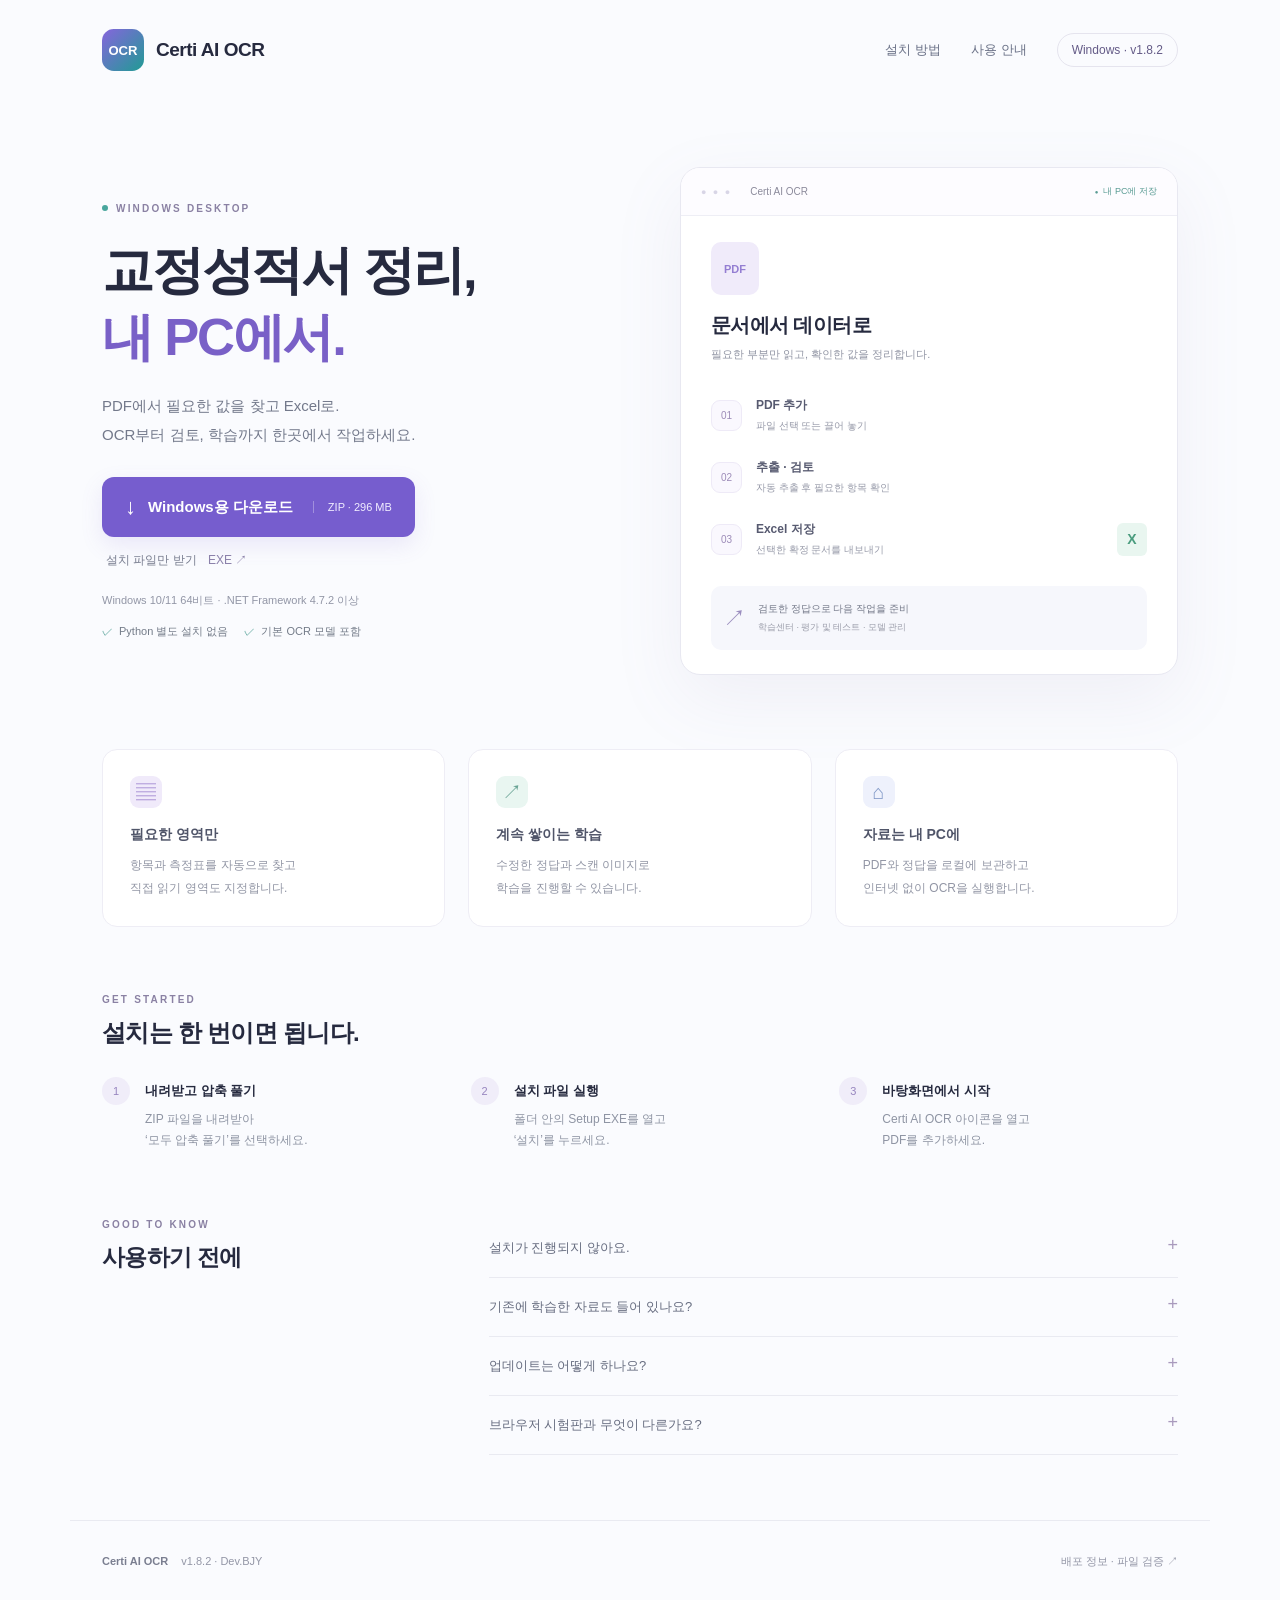
<file: index.html>
<!doctype html>
<html lang="ko">
<head>
<meta charset="utf-8"><meta name="viewport" content="width=device-width, initial-scale=1">
<meta name="description" content="Certi AI OCR Windows 설치형. 교정성적서 PDF 추출, 검토, Excel 저장과 학습센터를 내 PC에서 사용하세요.">
<meta name="theme-color" content="#755bd5"><title>Certi AI OCR v1.8.2 · 다운로드</title>
<link rel="icon" href="./icon.svg" type="image/svg+xml"><link rel="stylesheet" href="./download.css">
</head>
<body>
<a class="skip" href="#download">다운로드로 이동</a>
<header class="header wrap"><a class="brand" href="./"><img src="./icon.svg" width="42" height="42" alt=""><span>Certi AI OCR</span></a><nav aria-label="주 메뉴"><a href="#how">설치 방법</a><a href="#help">사용 안내</a><span class="version">Windows · v1.8.2</span></nav></header>
<main class="wrap">
<section class="hero" id="download" aria-labelledby="title">
<div class="intro"><span class="eyebrow"><span class="dot"></span> WINDOWS DESKTOP</span><h1 id="title">교정성적서 정리,<br><em>내 PC에서.</em></h1><p class="lead">PDF에서 필요한 값을 찾고 Excel로.<br>OCR부터 검토, 학습까지 한곳에서 작업하세요.</p>
<div class="actions"><a class="primary" href="https://github.com/realbjy/certi-ai-ocr-web/releases/download/v1.8.2/Certi-AI-OCR-Setup-v1.8.2.zip"><span aria-hidden="true">↓</span> Windows용 다운로드 <small>ZIP · 296 MB</small></a><a class="exe" href="https://github.com/realbjy/certi-ai-ocr-web/releases/download/v1.8.2/Certi-AI-OCR-Setup-v1.8.2.exe">설치 파일만 받기 <span>EXE ↗</span></a></div>
<p class="requirements">Windows 10/11 64비트 · .NET Framework 4.7.2 이상</p><div class="benefits"><span>Python 별도 설치 없음</span><span>기본 OCR 모델 포함</span></div></div>
<aside class="workflow" aria-labelledby="workflow-title"><div class="workflow-top"><span class="window-dots" aria-hidden="true">● ● ●</span><span>Certi AI OCR</span><span class="local">내 PC에 저장</span></div><div class="workflow-body"><div class="file-icon" aria-hidden="true">PDF</div><h2 id="workflow-title">문서에서 데이터로</h2><p>필요한 부분만 읽고, 확인한 값을 정리합니다.</p><ol class="flow"><li><span class="step-icon" aria-hidden="true">01</span><div><strong>PDF 추가</strong><span>파일 선택 또는 끌어 놓기</span></div></li><li><span class="step-icon" aria-hidden="true">02</span><div><strong>추출 · 검토</strong><span>자동 추출 후 필요한 항목 확인</span></div></li><li><span class="step-icon" aria-hidden="true">03</span><div><strong>Excel 저장</strong><span>선택한 확정 문서를 내보내기</span></div><span class="excel-icon" aria-hidden="true">X</span></li></ol><div class="learning-note"><span aria-hidden="true">↗</span><div><strong>검토한 정답으로 다음 작업을 준비</strong><span>학습센터 · 평가 및 테스트 · 모델 관리</span></div></div></div></aside>
</section>
<section class="features" aria-label="주요 기능"><article><span class="feature-icon" aria-hidden="true">▤</span><h2>필요한 영역만</h2><p>항목과 측정표를 자동으로 찾고<br>직접 읽기 영역도 지정합니다.</p></article><article><span class="feature-icon teal" aria-hidden="true">↗</span><h2>계속 쌓이는 학습</h2><p>수정한 정답과 스캔 이미지로<br>학습을 진행할 수 있습니다.</p></article><article><span class="feature-icon blue" aria-hidden="true">⌂</span><h2>자료는 내 PC에</h2><p>PDF와 정답을 로컬에 보관하고<br>인터넷 없이 OCR을 실행합니다.</p></article></section>
<section class="install" id="how" aria-labelledby="install-title"><div class="section-label"><span class="eyebrow">GET STARTED</span><h2 id="install-title">설치는 한 번이면 됩니다.</h2></div><ol class="install-steps"><li><span>1</span><div><h3>내려받고 압축 풀기</h3><p>ZIP 파일을 내려받아<br>‘모두 압축 풀기’를 선택하세요.</p></div></li><li><span>2</span><div><h3>설치 파일 실행</h3><p>폴더 안의 Setup EXE를 열고<br>‘설치’를 누르세요.</p></div></li><li><span>3</span><div><h3>바탕화면에서 시작</h3><p>Certi AI OCR 아이콘을 열고<br>PDF를 추가하세요.</p></div></li></ol></section>
<section class="help" id="help" aria-labelledby="help-title"><div class="section-label"><span class="eyebrow">GOOD TO KNOW</span><h2 id="help-title">사용하기 전에</h2></div><div class="faq">
<details><summary>설치가 진행되지 않아요.</summary><p>압축을 먼저 모두 풀어 주세요. ZIP에 포함된 <strong>설치확인.html</strong>을 열면 설치 파일의 손상 여부를 확인할 수 있습니다. 이 설치 파일은 코드 서명이 없으며, 회사 보안 정책으로 실행이 차단되면 IT 담당자의 승인 절차가 필요합니다.</p></details>
<details><summary>기존에 학습한 자료도 들어 있나요?</summary><p>기본 OCR 모델과 학습 기능이 포함됩니다. 개인 PDF·정답·개인 학습 모델은 포함하지 않으며, 각 PC에서 자료를 쌓고 학습합니다. 따라서 개인 모델을 사용하던 PC와 신규 설치 PC의 결과는 다를 수 있습니다.</p></details>
<details><summary>업데이트는 어떻게 하나요?</summary><p>시계 옆 프로그램 아이콘에서 종료한 뒤, 새 버전의 설치 파일을 받아 설치하세요. 기존 문서와 학습 자료는 유지됩니다. 중요한 자료는 업데이트 전에 백업해 주세요.</p></details>
<details><summary>브라우저 시험판과 무엇이 다른가요?</summary><p>설치형은 기존 PC용 OCR 처리와 학습 기능을 사용합니다. 브라우저 시험판은 별도 OCR 엔진과 간소화된 추출 규칙을 사용하며 개인 학습 모델은 적용되지 않습니다. 문서에 따라 정확도가 다르므로 추출 결과를 원본과 확인하세요.</p><a href="./browser.html">브라우저 시험판 열기 ↗</a></details>
</div></section>
</main>
<footer class="wrap footer"><span><strong>Certi AI OCR</strong> <span>v1.8.2 · Dev.BJY</span></span><a href="https://github.com/realbjy/certi-ai-ocr-web/releases/tag/v1.8.2">배포 정보 · 파일 검증 ↗</a></footer>
</body></html>
</file>
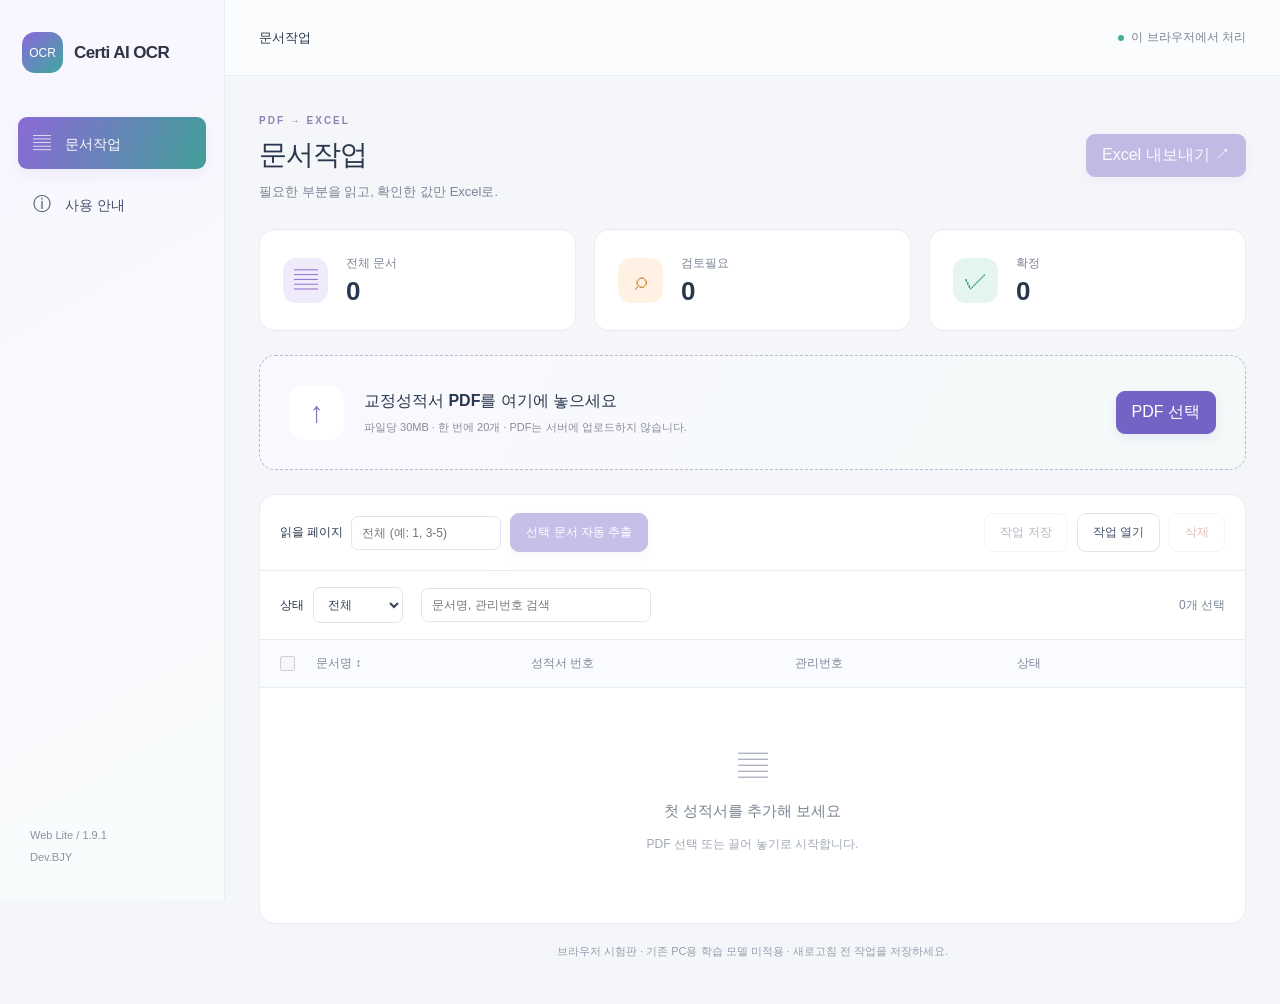
<file: browser.html>
<!doctype html>
<html lang="ko"><head><meta charset="utf-8"><meta name="viewport" content="width=device-width,initial-scale=1"><meta name="referrer" content="no-referrer"><meta name="description" content="설치 없이 브라우저에서 교정성적서 PDF를 읽고 Excel로 정리하세요."><title>Certi AI OCR · Web Lite 1.9.1</title><link rel="icon" href="./icon.svg" type="image/svg+xml"><link rel="stylesheet" href="./style.css"><script type="module" src="./app.mjs"></script></head>
<body>
<aside><a class="brand" href="./"><span class="mark">OCR</span><strong>Certi AI OCR</strong></a><nav aria-label="주 메뉴"><button class="nav active" id="navWork"><span>▤</span> 문서작업</button><button class="nav" id="navHelp"><span>ⓘ</span> 사용 안내</button></nav><footer>Web Lite / 1.9.1<br><span>Dev.BJY</span></footer></aside>
<div class="main"><header><strong id="crumb">문서작업</strong><span class="local"><i></i> 이 브라우저에서 처리</span></header><main>
<section id="workView"><div class="heading"><div><span class="eyebrow">PDF → EXCEL</span><h1>문서작업</h1><p>필요한 부분을 읽고, 확인한 값만 Excel로.</p></div><button id="export" class="primary" disabled>Excel 내보내기 ↗</button></div>
<div class="stats"><article><span class="stat-icon purple">▤</span><div><small>전체 문서</small><strong id="total">0</strong></div></article><article><span class="stat-icon orange">⌕</span><div><small>검토필요</small><strong id="reviewCount">0</strong></div></article><article><span class="stat-icon green">✓</span><div><small>확정</small><strong id="confirmedCount">0</strong></div></article></div>
<div class="dropzone" id="drop"><span class="upload-icon">↑</span><div><h2>교정성적서 PDF를 여기에 놓으세요</h2><p>파일당 30MB · 한 번에 20개 · PDF는 서버에 업로드하지 않습니다.</p></div><button id="choose" class="primary">PDF 선택</button><input id="files" type="file" accept=".pdf,application/pdf" multiple hidden></div>
<div class="card"><div class="toolbar"><label class="field-inline">읽을 페이지 <input id="pages" placeholder="전체 (예: 1, 3-5)" aria-label="읽을 페이지"></label><button id="extract" class="primary" disabled>선택 문서 자동 추출</button><button id="cancel" hidden>현재 페이지 후 중단</button><span class="spacer"></span><button id="save" disabled>작업 저장</button><button id="restore">작업 열기</button><input id="project" type="file" accept=".json" hidden><button id="remove" class="danger" disabled>삭제</button></div>
<div id="progressBox" hidden><div><span id="progressText" role="status" aria-live="polite"></span><span id="progressNumber"></span></div><progress id="progress" max="100" value="0"></progress></div>
<div class="filters"><label>상태 <select id="status"><option value="all">전체</option><option value="pending">대기</option><option value="review">검토필요</option><option value="confirmed">확정</option><option value="error">오류</option></select></label><input id="search" type="search" placeholder="문서명, 관리번호 검색" aria-label="문서 검색"><span id="selectionCount">0개 선택</span></div>
<div class="table-wrap"><table><thead><tr><th><input id="all" type="checkbox" aria-label="표시된 문서 모두 선택"></th><th><button id="sortName" class="sort">문서명 ↕</button></th><th>성적서 번호</th><th>관리번호</th><th>상태</th><th></th></tr></thead><tbody id="documents"></tbody></table><div id="empty" class="empty"><span>▤</span><h3>첫 성적서를 추가해 보세요</h3><p>PDF 선택 또는 끌어 놓기로 시작합니다.</p></div></div>
</div><p class="footnote">브라우저 시험판 · 기존 PC용 학습 모델 미적용 · 새로고침 전 작업을 저장하세요.</p></section>
<section id="helpView" hidden><div class="heading"><div><span class="eyebrow">QUICK GUIDE</span><h1>사용 안내</h1><p>설치와 로그인 없이 사용할 수 있습니다.</p></div></div><div class="card help"><h2>PDF에서 Excel까지</h2><ol><li><b>PDF 선택</b>으로 문서를 추가합니다.</li><li>문서와 읽을 페이지를 선택한 뒤 <b>자동 추출</b>을 누릅니다.</li><li><b>검토</b>에서 원본과 값을 확인합니다. 누락된 항목은 PDF 위에 영역을 그려 다시 읽을 수 있습니다.</li><li><b>결과 확정</b> 후 원하는 문서만 선택해 <b>Excel 내보내기</b>를 누릅니다.</li></ol><h2>자료는 어디에 보관되나요?</h2><p>PDF와 추출값은 현재 브라우저 메모리에서 처리합니다. 서버로 전송하는 기능은 없습니다. 새로고침하거나 탭을 닫으면 사라집니다. <b>작업 저장</b>은 수정값과 영역을 JSON 파일로 저장합니다. 다시 열 때 원본 PDF도 추가해 주세요.</p><h2>PC용 프로그램과의 차이</h2><p>이 버전은 PDF.js와 Tesseract.js를 사용하는 브라우저 시험판입니다. 기존 EasyOCR·학습 모델, 자동 확정, 글꼴 학습, 계정 간 동기화는 포함하지 않습니다. 인식률은 PDF와 PC 성능에 따라 달라지며, 측정 결과는 원본과 비교해 확정하세요.</p><h2>빠르게 사용하려면</h2><p>텍스트 PDF는 문자를 바로 읽고, 스캔 페이지에만 OCR을 실행합니다. 필요한 페이지만 지정하거나 한 항목의 영역만 읽으면 작업량을 줄일 수 있습니다. OCR 엔진과 언어 자료는 처음 사용할 때 내려받습니다.</p><h2>인터넷 연결</h2><p>화면은 GitHub Pages에 게시할 수 있습니다. 인식 엔진·한국어/영어 자료·Excel 모듈은 CDN에서 불러옵니다. 네트워크 정책으로 차단된 경우 엔진을 읽을 수 없다는 오류가 표시됩니다. GitHub와 CDN은 파일 다운로드 접속 기록을 남길 수 있습니다.</p><p><a href="https://mozilla.github.io/pdf.js/" target="_blank" rel="noopener noreferrer">PDF.js</a> · <a href="https://github.com/naptha/tesseract.js" target="_blank" rel="noopener noreferrer">Tesseract.js</a> · <a href="https://docs.sheetjs.com/" target="_blank" rel="noopener noreferrer">SheetJS CE</a></p></div></section>
</main></div>
<dialog id="review"><div class="dialog-head"><div><span class="eyebrow">문서 검토</span><h2 id="reviewName"></h2></div><button id="closeReview" aria-label="검토 닫기">×</button></div><div class="review-layout"><div class="preview"><div class="preview-toolbar"><button id="prev" aria-label="이전 페이지">←</button><span id="pageInfo"></span><button id="next" aria-label="다음 페이지">→</button><span class="spacer"></span><label>항목 <select id="regionField"></select></label></div><div class="canvas-scroll"><div id="canvasStage"><canvas id="canvas"></canvas><div id="regionBox" hidden></div></div><p id="missingPdf" hidden>원본 PDF를 다시 추가하면 미리보기를 사용할 수 있습니다.</p></div><div class="region-actions"><span id="regionHint">PDF 위에 읽을 영역을 그리세요.</span><button id="readRegion" disabled>선택 영역 OCR</button></div></div><form id="reviewForm"><div class="form-scroll"><div class="section-title"><h3>추출 항목</h3><span id="idBadge" class="badge"></span></div><div id="fields" class="fields"></div><div class="section-title"><h3>측정점 + 측정값</h3><button id="addRow" type="button">+ 행 추가</button></div><div class="measurement-scroll"><table class="measurements"><thead><tr><th>측정점</th><th>측정값</th><th>단위</th><th>구분</th><th></th></tr></thead><tbody id="measurements"></tbody></table></div><details><summary>읽은 원문</summary><pre id="raw"></pre></details></div><div class="form-actions"><button type="button" id="saveDraft">수정 저장</button><button class="primary" type="submit">결과 확정</button></div></form></div></dialog>
<div id="toast" role="status" aria-live="polite" hidden></div><noscript>JavaScript를 사용할 수 있는 브라우저에서 열어 주세요.</noscript></body></html>
</file>
<file: download.css>
*{box-sizing:border-box}html{scroll-behavior:smooth;scroll-padding-top:32px}body{margin:0;background:#fafbfe;color:#262a3f;font-family:"Segoe UI","Malgun Gothic",Arial,sans-serif;-webkit-font-smoothing:antialiased}a{color:inherit;text-decoration:none}a:focus-visible,summary:focus-visible{outline:3px solid #755bd5;outline-offset:5px;border-radius:5px}.wrap{max-width:1140px;margin:auto;padding-inline:32px}.skip{position:absolute;top:-100px;left:24px;z-index:5;background:#fff;padding:12px}.skip:focus{top:12px}.header{display:flex;align-items:center;justify-content:space-between;height:100px}.brand{display:flex;align-items:center;gap:12px;font-size:19px;font-weight:750;letter-spacing:-.5px}.header nav{display:flex;align-items:center;gap:30px;font-size:13px;color:#697086}.version{border:1px solid #e5e4ee;border-radius:24px;padding:9px 14px;color:#645b87;font-size:12px}.hero{display:grid;grid-template-columns:1.05fr 1fr;gap:55px;align-items:center;padding:67px 0 74px}.eyebrow{font-size:10px;letter-spacing:2.2px;font-weight:750;color:#8a81a3;display:flex;align-items:center;gap:8px}.dot{height:6px;width:6px;border-radius:50%;background:#49a69d}h1{font-size:clamp(38px,4.1vw,53px);line-height:1.28;letter-spacing:-2.2px;margin:22px 0;font-weight:800}h1 em{font-style:normal;color:#7960c7}.lead{font-size:15px;line-height:1.9;color:#73798b;margin:0 0 28px}.actions{display:flex;align-items:flex-start;flex-direction:column;gap:15px}.primary{display:inline-flex;align-items:center;gap:12px;background:#765dce;color:#fff;border-radius:12px;padding:19px 23px;font-weight:650;font-size:15px;box-shadow:0 8px 22px #765dce20;transition:background .15s,transform .15s}.primary:hover{background:#654dc0;transform:translateY(-1px)}.primary>span{font-size:22px;line-height:1}.primary small{border-left:1px solid #ffffff50;margin-left:8px;padding-left:14px;font-size:11px;font-weight:400;color:#f1edff}.exe{font-size:12px;color:#777c8e;margin-left:4px}.exe span{margin-left:8px;color:#8b81aa}.exe:hover{text-decoration:underline}.requirements{font-size:11px;color:#9296a6;margin:24px 0 16px}.benefits{display:flex;gap:16px;color:#737b88;font-size:11px}.benefits span:before{content:"✓";color:#499b91;margin-right:6px}.workflow{background:white;border:1px solid #e8e8f1;border-radius:20px;box-shadow:0 24px 70px #8b7dab18;overflow:hidden}.workflow-top{display:flex;align-items:center;gap:18px;border-bottom:1px solid #eeeef5;padding:17px 20px;font-size:10px;color:#8b8a9b;background:#fdfcff}.window-dots{letter-spacing:2px;color:#d8d5e6;font-size:9px}.local{margin-left:auto;color:#599b93;font-size:9px}.local:before{content:"●";font-size:6px;vertical-align:middle;margin-right:5px}.workflow-body{padding:26px 30px 24px}.file-icon{width:48px;height:53px;display:grid;place-items:center;background:#f0ebfa;border-radius:10px;color:#947ed2;font-size:11px;font-weight:800;margin-bottom:17px}.workflow h2{font-size:20px;letter-spacing:-.6px;margin:0 0 8px}.workflow p{font-size:11px;color:#9094a3;margin:0 0 22px}.flow{padding:0;margin:0;list-style:none}.flow li{display:flex;align-items:center;gap:14px;padding:13px 0}.step-icon{width:31px;height:31px;border:1px solid #eeeaf7;background:#faf8fe;border-radius:9px;display:grid;place-items:center;font-size:10px;color:#9d8cb8;flex-shrink:0}.flow strong,.flow div>span{display:block}.flow strong{font-size:12px;color:#575a70;margin-bottom:5px}.flow div>span{font-size:10px;color:#9699a8}.excel-icon{margin-left:auto;background:#e9f6f0;width:30px;height:33px;border-radius:6px;color:#4a9c7e;display:grid;place-items:center;font-size:14px;font-weight:700}.learning-note{margin-top:16px;padding:16px 12px;background:#f6f7fc;border-radius:10px;display:flex;gap:12px;align-items:center}.learning-note>span{font-size:23px;color:#9b8ebf}.learning-note strong,.learning-note div>span{display:block;font-size:10px;font-weight:500;color:#737888}.learning-note div>span{font-size:9px;margin-top:5px;color:#9b9daa}.features{display:grid;grid-template-columns:repeat(3,1fr);gap:23px}.features article{padding:26px 27px;background:#fff;border:1px solid #eeedf5;border-radius:15px}.feature-icon{display:grid;place-items:center;width:32px;height:32px;background:#f0eafa;color:#9b80ce;border-radius:9px;font-size:20px}.teal{background:#e9f6f1;color:#6aa495}.blue{background:#eef1fc;color:#7f97c6}.features h2{font-size:14px;margin:18px 0 10px;color:#505569}.features p{font-size:12px;line-height:1.9;color:#9296a5;margin:0}.install,.help{padding-top:67px}.section-label h2{font-size:24px;letter-spacing:-.7px;margin:12px 0 28px}.install-steps{list-style:none;display:grid;grid-template-columns:repeat(3,1fr);gap:30px;padding:0;margin:0}.install-steps li{display:flex;gap:15px}.install-steps li>span{height:28px;width:28px;border-radius:50%;background:#f0edf9;display:grid;place-items:center;color:#9684be;font-size:11px;flex-shrink:0}.install h3{font-size:13px;font-weight:600;margin:5px 0 9px}.install p{font-size:12px;line-height:1.8;color:#8e94a3;margin:0}.help{display:grid;grid-template-columns:1fr 2fr;gap:42px;padding-bottom:65px}.help .section-label h2{font-size:23px}.faq details{border-bottom:1px solid #e9eaf1}.faq summary{cursor:pointer;list-style:none;padding:20px 30px 20px 0;font-size:13px;color:#676d80;position:relative}.faq summary::-webkit-details-marker{display:none}.faq summary:after{content:"+";position:absolute;right:0;color:#a99abd;font-size:18px;top:16px}.faq details[open] summary:after{content:"−"}.faq p{font-size:12px;line-height:1.9;color:#8b90a1;margin:0 0 20px}.faq details>a{display:inline-block;margin:0 0 20px;color:#7960c7;font-size:12px}.footer{border-top:1px solid #e9eaf1;min-height:82px;display:flex;align-items:center;justify-content:space-between;font-size:11px;color:#9396a6}.footer strong{font-weight:600;color:#7a7e90;margin-right:10px}.footer a{font-size:11px}.footer a:hover{text-decoration:underline}@media(max-width:850px){.hero{gap:30px;padding:35px 0 45px}.workflow-body{padding:23px}.header nav{gap:18px}.primary{padding:18px;font-size:13px;gap:8px}.primary small{padding-left:8px;margin-left:0}.help{gap:22px}.features article{padding:22px}.benefits{gap:10px;font-size:10px}}@media(max-width:650px){.wrap{padding-inline:22px}.header{height:84px}.header nav>a{display:none}.brand{font-size:16px;gap:9px}.brand img{width:36px;height:36px}.version{font-size:10px;padding:8px 10px}.hero{grid-template-columns:1fr;padding-top:30px;gap:38px}h1{font-size:43px}.primary{font-size:14px;padding:19px 20px}.features{grid-template-columns:1fr;gap:12px}.features article{display:grid;grid-template-columns:42px 1fr;column-gap:15px;align-items:center;padding:20px}.features .feature-icon{grid-row:1/3}.features h2{margin:0 0 5px}.features p{font-size:11px}.features br{display:none}.install,.help{padding-top:44px}.install-steps{grid-template-columns:1fr;gap:23px}.install br{display:none}.help{grid-template-columns:1fr;gap:0;padding-bottom:36px}.section-label h2{font-size:22px;margin-bottom:20px}.footer{align-items:flex-start;gap:15px;padding-block:24px;flex-direction:column}.footer>span>span{font-size:10px}}@media(prefers-reduced-motion:reduce){html{scroll-behavior:auto}.primary{transition:none}}
</file>
<file: style.css>
:root{font-family:"Segoe UI","Malgun Gothic",sans-serif;color:#29384c;background:#f5f6fa;font-synthesis:none;--muted:#7b8597;--border:#e9ecf3;--purple:#7562c5;--green:#168a7e}*{box-sizing:border-box}body{margin:0}button,input,select{font:inherit}button,a,input,select{outline-offset:4px}button{background:white;border:1px solid #dfe4ee;border-radius:9px;padding:10px 15px;color:#42526a;cursor:pointer;white-space:nowrap}button:hover:not(:disabled){border-color:#9b91c6;background:#f8f7fc}button:disabled{opacity:.4;cursor:default}button.primary{background:var(--purple);border-color:var(--purple);color:white;box-shadow:0 4px 10px #7562c51c}button.primary:hover:not(:disabled){background:#6653b7}button.danger{color:#b85e59}input,select{border:1px solid #dfe4ee;background:white;border-radius:7px;padding:9px 10px;color:#344258;min-width:0}input[type=checkbox]{accent-color:var(--purple);width:15px;height:15px}button:focus-visible,a:focus-visible,input:focus-visible,select:focus-visible{outline:3px solid #b5a8ed}[hidden]{display:none!important}aside{position:fixed;inset:0 auto 0 0;width:225px;border-right:1px solid var(--border);background:linear-gradient(150deg,#f8f6ff,#f9fcfc);padding:32px 18px;display:flex;flex-direction:column}.brand{display:flex;align-items:center;gap:11px;text-decoration:none;color:#303447;font-size:17px;padding:0 4px;letter-spacing:-.6px}.mark{display:grid;place-items:center;width:41px;height:41px;border-radius:13px;color:white;font-size:12px;letter-spacing:0;background:linear-gradient(140deg,#8a68db,#3fa89f)}nav{display:grid;gap:9px;margin-top:44px}.nav{text-align:left;border:0;background:transparent;padding:14px 15px;font-size:14px}.nav span{font-size:18px;margin-right:10px}.nav.active{background:linear-gradient(110deg,#8a6ad6,#429f99);color:white;box-shadow:0 6px 17px #7f6cce15}aside footer{margin-top:auto;font-size:11px;line-height:2;color:#8b91a4;padding:0 12px}.main{margin-left:225px}header{height:76px;display:flex;align-items:center;justify-content:space-between;padding:0 34px;border-bottom:1px solid var(--border);background:#ffffffa8;font-size:13px}.local{color:#7a8595;font-size:12px;display:flex;align-items:center;gap:7px}.local i{height:6px;width:6px;background:#45ae98;border-radius:50%}main{padding:34px;max-width:1650px;margin:auto}.heading{display:flex;align-items:center;justify-content:space-between;margin-bottom:28px;gap:16px}.heading h1{font-size:28px;letter-spacing:-1px;margin:8px 0 9px}.heading p{font-size:13px;color:var(--muted);margin:0}.eyebrow{font-size:10px;font-weight:700;letter-spacing:2px;color:#8e83b7}.stats{display:grid;grid-template-columns:repeat(3,1fr);gap:18px;margin-bottom:24px}.stats article{display:flex;align-items:center;gap:18px;border:1px solid var(--border);border-radius:15px;background:white;padding:23px}.stat-icon{display:grid;place-items:center;width:45px;height:45px;border-radius:13px;font-size:24px}.purple{background:#f0ebfb;color:#8d6ccc}.orange{background:#fff1e3;color:#ce9649}.green{background:#e5f5f0;color:#40a188}.stats small{font-size:12px;color:#7d8698}.stats strong{display:block;font-size:26px;font-weight:600;margin-top:4px}.dropzone{display:flex;align-items:center;gap:20px;border:1px dashed #bdb6d9;border-radius:16px;background:linear-gradient(120deg,#faf8ff,#f3faf8);padding:29px;margin-bottom:24px}.dropzone.drag{background:#e9e4ff;border-color:#7662bf}.upload-icon{border-radius:15px;background:white;display:grid;place-items:center;width:55px;height:55px;color:#8b77bd;font-size:29px;flex-shrink:0}.dropzone h2{font-size:16px;margin:0 0 8px;font-weight:600}.dropzone p{font-size:11px;color:#8b8b9c;margin:0}.dropzone button{margin-left:auto}.card{background:white;border:1px solid var(--border);border-radius:16px;box-shadow:0 5px 18px #24325402;overflow:hidden}.toolbar{display:flex;align-items:center;flex-wrap:wrap;gap:9px;padding:18px 20px;border-bottom:1px solid var(--border);font-size:12px}.field-inline{display:flex;align-items:center;gap:8px}.field-inline input{width:150px}.spacer{flex:1}.filters{display:flex;align-items:center;gap:18px;padding:16px 20px;font-size:12px}.filters label{display:flex;align-items:center;gap:9px}.filters input{width:230px}.filters span{margin-left:auto;color:var(--muted)}.table-wrap{overflow-x:auto}table{border-collapse:collapse;width:100%;text-align:left;font-size:12px}th{background:#fafbfe;color:#7d889a;font-weight:500;white-space:nowrap;padding:13px 16px;border-top:1px solid var(--border);border-bottom:1px solid var(--border)}td{padding:17px 16px;border-bottom:1px solid #f0f1f6}td:nth-child(2){font-weight:600;max-width:270px;overflow-wrap:anywhere}td small{display:block;color:#949bab;font-weight:400;margin-top:5px}td button{font-size:11px;padding:7px 12px}th:first-child,td:first-child{width:40px;padding-right:0}.sort{padding:0;border:0;background:transparent;color:inherit}.badge{font-size:10px;border-radius:5px;padding:4px 7px;background:#f0f1f5;color:#7c8494;white-space:nowrap;display:inline-block}.badge.review{background:#fff3df;color:#b58632}.badge.confirmed,.badge.ok{background:#e8f6ef;color:#348f74}.badge.error{background:#fbeeea;color:#b55d4e}.empty{padding:58px 15px;text-align:center;color:#a2a9b6}.empty>span{font-size:30px}.empty h3{font-size:15px;font-weight:500;color:#7a8495}.empty p{font-size:12px}.footnote{font-size:11px;text-align:center;color:#939cac;margin-top:20px}#progressBox{padding:17px 20px;background:#faf8ff;border-bottom:1px solid var(--border);font-size:12px}#progressBox>div{display:flex;justify-content:space-between;margin-bottom:8px}progress{height:6px;width:100%;accent-color:var(--purple)}.help{max-width:880px;padding:30px 36px}.help h2{font-size:16px;margin:28px 0 10px}.help h2:first-child{margin-top:0}.help p,.help li{font-size:13px;color:#64728a;line-height:1.9}.help li{padding:4px}.help a{color:var(--purple)}dialog{border:0;border-radius:18px;padding:0;width:min(1430px,96vw);max-width:none;max-height:94vh;height:850px;box-shadow:0 20px 100px #1e2c5040}dialog::backdrop{background:#1e294664;backdrop-filter:blur(2px)}.dialog-head{height:82px;display:flex;align-items:center;justify-content:space-between;padding:17px 26px;border-bottom:1px solid var(--border)}.dialog-head h2{font-size:17px;margin:8px 0 0;max-width:70vw;overflow:hidden;text-overflow:ellipsis;white-space:nowrap}.dialog-head button{font-size:24px;border:0;padding:2px 10px}.review-layout{height:calc(100% - 82px);display:grid;grid-template-columns:1.1fr 1fr}.preview{display:flex;flex-direction:column;border-right:1px solid var(--border);overflow:hidden;background:#f3f5f9}.preview-toolbar{display:flex;align-items:center;gap:9px;padding:12px;background:white;font-size:12px}.preview-toolbar button{padding:6px 12px}.preview-toolbar label{display:flex;align-items:center;gap:7px}.canvas-scroll{overflow:auto;flex:1;padding:18px;position:relative}#canvasStage{position:relative;width:100%;line-height:0;touch-action:none}canvas{width:100%;height:auto;background:white;box-shadow:0 3px 14px #22334b10;cursor:crosshair}#regionBox{position:absolute;border:2px solid #7863d2;background:#8a73dc20;pointer-events:none}.region-actions{padding:13px;display:flex;align-items:center;gap:10px;justify-content:space-between;background:white;font-size:11px;color:#8290a3}.region-actions button{font-size:12px}#reviewForm{display:flex;flex-direction:column;overflow:hidden}.form-scroll{overflow:auto;flex:1;padding:20px 23px}.fields{display:grid;grid-template-columns:1fr 1fr;gap:16px}.fields label{font-size:12px;color:#7d889b}.fields input{margin-top:7px;width:100%;font-size:13px;color:#32435b}.section-title{display:flex;align-items:center;justify-content:space-between;gap:8px;margin-bottom:15px}.section-title h3{font-size:14px;margin:0}.section-title button{font-size:11px;padding:5px 9px}.fields+.section-title{margin-top:30px}.measurement-scroll{overflow:auto}.measurements th,.measurements td{padding:5px}.measurements th{font-size:10px}.measurements input{padding:7px;width:100%;min-width:65px;font-size:12px}.measurements button{padding:5px}.form-actions{display:flex;justify-content:flex-end;gap:10px;padding:15px 23px;border-top:1px solid var(--border)}details{margin-top:23px;font-size:12px;color:#788499}pre{white-space:pre-wrap;overflow-wrap:anywhere;font-size:11px;line-height:1.7;background:#f7f8fb;padding:12px;max-height:240px;overflow:auto}#toast{position:fixed;bottom:25px;left:50%;transform:translateX(-50%);z-index:200;background:#2d374e;color:white;border-radius:10px;box-shadow:0 4px 25px #26304e33;padding:15px 22px;max-width:90vw;font-size:13px}dialog #toast{position:fixed}body.busy #reviewForm input,body.busy #reviewForm button:not(#closeReview){pointer-events:none;opacity:.7}@media(max-width:1100px){aside{width:190px}.main{margin-left:190px}main{padding:24px}.brand{font-size:15px}.dropzone{padding:22px;gap:14px}.dropzone h2{font-size:14px}.toolbar .spacer{display:none}.review-layout{grid-template-columns:1fr 1fr}.fields{grid-template-columns:1fr}}@media(max-width:780px){aside{position:static;width:100%;padding:16px 20px;border-right:0;display:flex;flex-direction:row;align-items:center;justify-content:space-between}aside footer{display:none}nav{display:flex;margin:0;gap:4px}.nav{font-size:12px;padding:10px}.nav span{display:none}.main{margin:0}header{height:49px;padding:0 20px}main{padding:24px 16px}.heading h1{font-size:25px}.heading p{font-size:11px}.heading>button{font-size:12px}.stats{gap:8px}.stats article{padding:15px;gap:10px}.stat-icon{width:30px;height:35px;font-size:20px}.stats small{font-size:10px}.stats strong{font-size:22px}.dropzone{flex-wrap:wrap;padding:20px}.dropzone p{max-width:240px;line-height:1.7}.dropzone button{margin-left:70px}.filters{gap:9px;flex-wrap:wrap}.filters input{width:150px}.review-layout{display:flex;flex-direction:column;overflow:auto;height:calc(100% - 82px)}.preview{min-height:430px;border-right:0}.canvas-scroll{height:290px;min-height:290px}#reviewForm{overflow:visible}.form-scroll{overflow:visible}.fields{grid-template-columns:1fr 1fr}.form-actions{position:sticky;bottom:0;background:white}.footnote{line-height:1.7}.help{padding:25px}}@media(prefers-reduced-motion:no-preference){button{transition:background .15s,border-color .15s}}
</file>
